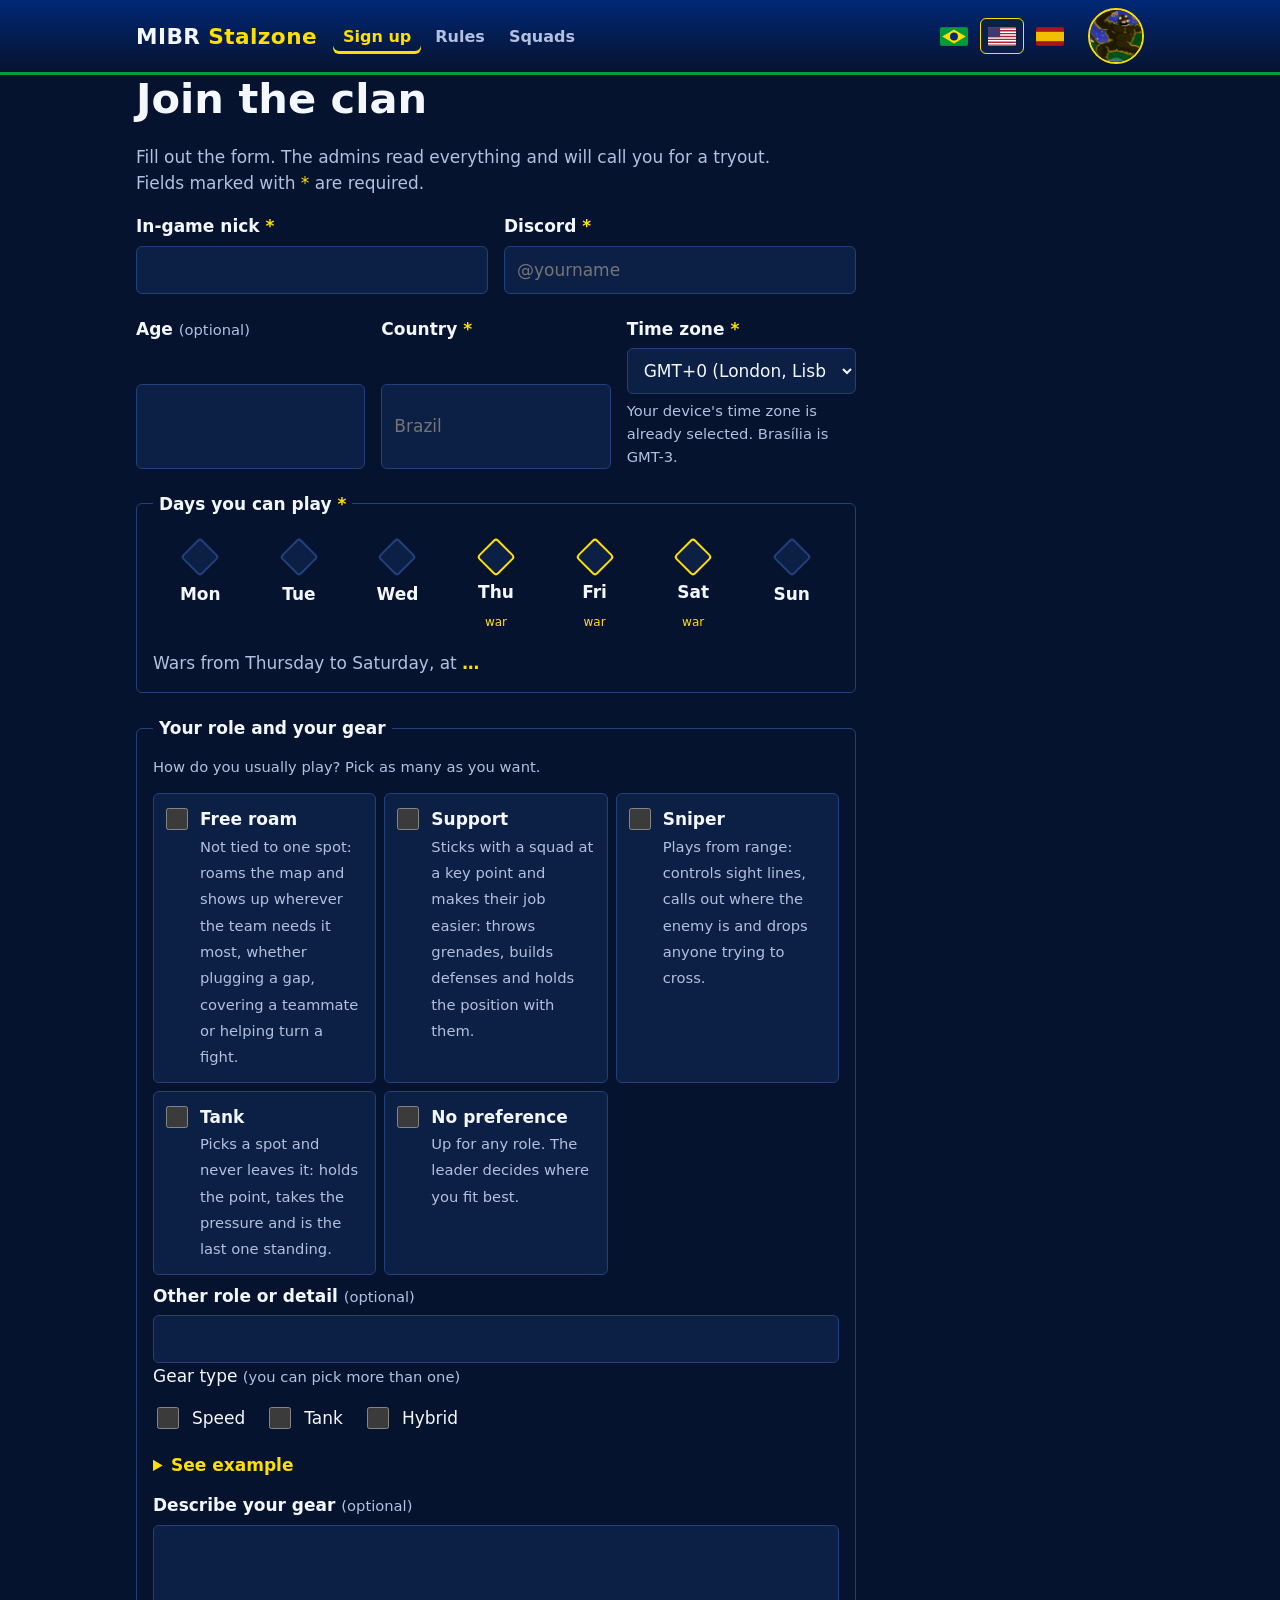
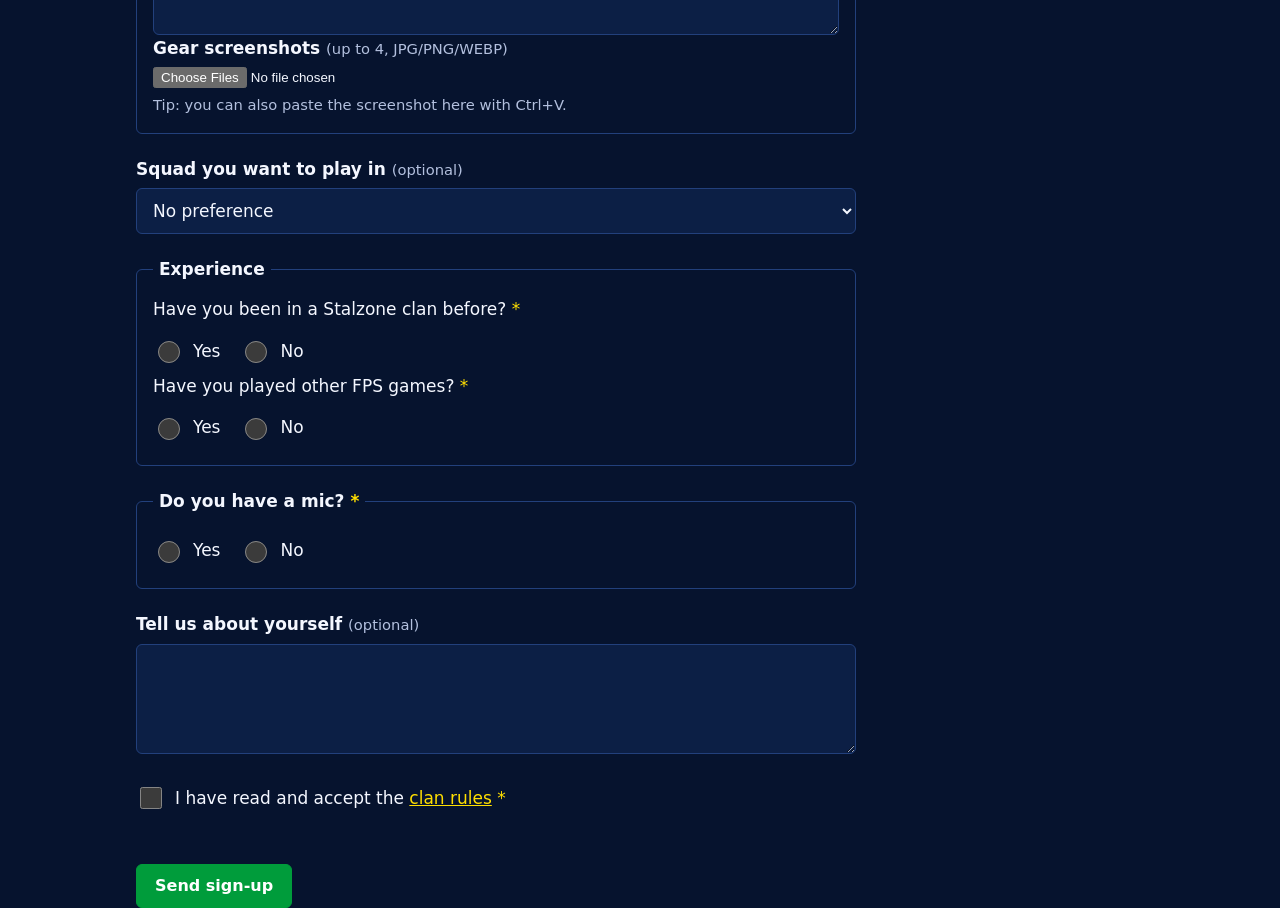
<file: site/index.html>
<!doctype html>
<html lang="pt-BR">
<head>
  <meta charset="utf-8">
  <meta name="viewport" content="width=device-width, initial-scale=1">
  <meta http-equiv="Content-Security-Policy" content="default-src 'self'; script-src 'self' https://challenges.cloudflare.com; frame-src https://challenges.cloudflare.com; connect-src 'self' https: http://localhost:8787; img-src 'self' blob: data: https: http://localhost:8787; style-src 'self' 'unsafe-inline' https://fonts.googleapis.com; font-src https://fonts.gstatic.com; object-src 'none'; base-uri 'self'; form-action 'self'">
  <title>Clã MIBR | Stalzone</title>
  <meta name="description" content="Registro, squads, regras e táticas do clã MIBR no Stalzone.">
  <link rel="icon" href="logo.png">
  <link rel="preconnect" href="https://fonts.googleapis.com">
  <link rel="preconnect" href="https://fonts.gstatic.com" crossorigin>
  <link rel="stylesheet" href="https://fonts.googleapis.com/css2?family=Barlow:wght@400;600&family=Chakra+Petch:wght@600;700&display=swap">
  <link rel="stylesheet" href="style.css">
  <script src="config.js"></script>
  <script src="i18n.js" defer></script>
  <script src="app.js" defer></script>
  <script src="membro.js" defer></script>
</head>
<body>
  <header class="top">
    <div class="wrap">
      <a class="brand" href="#registro">MIBR <span>Stalzone</span></a>
      <nav aria-label="Páginas">
        <a href="#registro" data-so="visitante">Registro</a>
        <a href="#regras">Regras</a>
        <a href="#squads">Squads</a>
        <a href="#avisos" data-so="membro" hidden>Avisos</a>
        <a href="#taticas" data-so="membro" hidden>Táticas</a>
        <a href="#membros" data-so="membro" hidden>Membros</a>
        <a href="#ranking" data-so="membro" hidden>Ranking</a>
        <a href="#meu" data-so="logado" hidden>Meu registro</a>
      </nav>
      <div class="langs" role="group" aria-label="Idioma">
        <button type="button" data-lang="pt" aria-label="Português" title="Português"><svg viewBox="0 0 30 20" aria-hidden="true"><rect width="30" height="20" fill="#009C3B"/><path d="M15 2.5 27.5 10 15 17.5 2.5 10z" fill="#FFDF00"/><circle cx="15" cy="10" r="4.2" fill="#002776"/></svg></button>
        <button type="button" data-lang="en" aria-label="English" title="English"><svg viewBox="0 0 30 20" aria-hidden="true"><rect width="30" height="20" fill="#fff"/><path d="M0 0h30v1.54H0zm0 3.08h30v1.54H0zm0 3.08h30v1.54H0zm0 3.07h30v1.54H0zm0 3.08h30v1.54H0zm0 3.08h30v1.54H0zm0 3.07h30v1.54H0z" fill="#B22234"/><rect width="13" height="10.77" fill="#3C3B6E"/></svg></button>
        <button type="button" data-lang="es" aria-label="Español" title="Español"><svg viewBox="0 0 30 20" aria-hidden="true"><rect width="30" height="20" fill="#AA151B"/><rect y="5" width="30" height="10" fill="#F1BF00"/></svg></button>
      </div>
      <img class="logo" src="logo.png" alt="Logo do clã: gorila na bandeira do Brasil">
    </div>
  </header>

  <main class="wrap">
    <!-- REGISTRO -->
    <section id="registro" class="narrow" aria-labelledby="h-registro" data-so="visitante">
      <h1 id="h-registro" tabindex="-1">Entrar pro clã</h1>
      <p class="lead">Preencha a ficha. Os admins leem tudo e chamam você pro teste. Campos com <span class="req">*</span> são obrigatórios.</p>

      <form id="f-registro">
        <div class="row">
          <div class="field">
            <label for="r-nick">Nick no jogo <span class="req" aria-hidden="true">*</span></label>
            <input id="r-nick" name="nick" type="text" maxlength="32" required autocomplete="nickname">
          </div>
          <div class="field">
            <label for="r-discord">Discord <span class="req" aria-hidden="true">*</span></label>
            <input id="r-discord" name="discord" type="text" maxlength="40" required placeholder="@seunome" autocapitalize="none">
          </div>
        </div>
        <div class="row">
          <div class="field">
            <label for="r-idade">Idade <span class="hint">(opcional)</span></label>
            <input id="r-idade" name="idade" type="text" inputmode="numeric" pattern="[0-9]{2}" maxlength="2" title="Idade com 2 dígitos">
          </div>
          <div class="field">
            <label for="r-pais">País <span class="req" aria-hidden="true">*</span></label>
            <input id="r-pais" name="pais" type="text" maxlength="60" required placeholder="Brasil" autocomplete="country-name">
          </div>
          <div class="field">
            <label for="r-fuso">Fuso horário <span class="req" aria-hidden="true">*</span></label>
            <select id="r-fuso" name="fuso" required aria-describedby="r-fuso-hint"><option value="">Escolha</option></select>
            <span class="hint" id="r-fuso-hint">Já vem marcado o fuso do seu aparelho. Brasília é GMT-3.</span>
          </div>
        </div>

        <fieldset aria-describedby="r-dias-hint">
          <legend>Dias que pode jogar <span class="req" aria-hidden="true">*</span></legend>
          <div class="days">
            <label class="day"><input type="checkbox" name="dias" value="seg"><span class="gem" aria-hidden="true"></span>Seg<small></small></label>
            <label class="day"><input type="checkbox" name="dias" value="ter"><span class="gem" aria-hidden="true"></span>Ter<small></small></label>
            <label class="day"><input type="checkbox" name="dias" value="qua"><span class="gem" aria-hidden="true"></span>Qua<small></small></label>
            <label class="day war"><input type="checkbox" name="dias" value="qui"><span class="gem" aria-hidden="true"></span>Qui<small>guerra</small></label>
            <label class="day war"><input type="checkbox" name="dias" value="sex"><span class="gem" aria-hidden="true"></span>Sex<small>guerra</small></label>
            <label class="day war"><input type="checkbox" name="dias" value="sab"><span class="gem" aria-hidden="true"></span>Sáb<small>guerra</small></label>
            <label class="day"><input type="checkbox" name="dias" value="dom"><span class="gem" aria-hidden="true"></span>Dom<small></small></label>
          </div>
          <p class="war-time" id="r-dias-hint">Guerra de quinta a sábado, às <strong data-horario data-dyn>…</strong></p>
        </fieldset>

        <fieldset>
          <legend>Sua função e seu gear</legend>
          <p class="hint">Como você costuma jogar? Marque quantas quiser.</p>
          <div class="roles" id="r-playstyles"></div>
          <div class="field">
            <label for="r-playstyleOutro">Outra função ou detalhe <span class="hint">(opcional)</span></label>
            <input id="r-playstyleOutro" name="playstyleOutro" type="text" maxlength="100">
          </div>
          <div class="field">
            <span id="r-gt-q">Tipo de gear <span class="hint">(pode marcar mais de um)</span></span>
            <div class="options" role="group" aria-labelledby="r-gt-q" data-gear-tipos></div>
          </div>
          <details class="exemplo">
            <summary>Ver exemplo</summary>
            <p class="hint">Um jeito bom de descrever o gear (copie e troque pelos seus itens):</p>
            <pre>Primary Gun: KS-23 +15
Secondary Gun(s): Honey Badger +15, SR-3M +13
Melee: Katana
Armor(s): Punisher +15, Raps +15, Centurion +15
Build(s): Speed (Main), Speed (Secondary)
Prints: (adicione as prints)</pre>
            <div class="thumbs"><a href="exemplo-gear-1.png" target="_blank" rel="noopener"><img src="exemplo-gear-1.png" alt="Exemplo de print: tela de gear do jogo com armadura, mochila e arma" loading="lazy"></a><a href="exemplo-gear-2.png" target="_blank" rel="noopener"><img src="exemplo-gear-2.png" alt="Exemplo de print: build da Stalzone Wiki com artefatos e resultado" loading="lazy"></a></div>
          </details>
          <div class="field">
            <label for="r-gear">Descreva seu gear <span class="hint">(opcional)</span></label>
            <textarea id="r-gear" name="gear" maxlength="1000"></textarea>
          </div>
          <div class="field">
            <label for="r-prints">Prints do gear <span class="hint">(até 4, JPG/PNG/WEBP)</span></label>
            <input id="r-prints" type="file" accept="image/jpeg,image/png,image/webp" multiple>
          </div>
          <div class="previews" aria-label="Prints escolhidos"></div>
        </fieldset>

        <div class="field">
          <label for="r-squad">Squad em que quer jogar <span class="hint">(opcional)</span></label>
          <select id="r-squad" name="squad" aria-describedby="r-rec" data-dyn></select>
          <p class="rec" id="r-rec" aria-live="polite"></p>
        </div>

        <fieldset>
          <legend>Experiência</legend>
          <div class="field">
            <span id="r-cla-q">Já foi de algum clã no Stalzone? <span class="req" aria-hidden="true">*</span></span>
            <div class="options" role="radiogroup" aria-labelledby="r-cla-q">
              <label class="check"><input type="radio" name="cla" value="sim" required data-toggle="r-cla-qual"> Sim</label>
              <label class="check"><input type="radio" name="cla" value="nao" data-toggle="r-cla-qual"> Não</label>
            </div>
          </div>
          <div class="field" id="r-cla-qual" hidden>
            <label for="r-claQual">Qual ou quais clãs, e por quanto tempo?</label>
            <input id="r-claQual" name="claQual" type="text" maxlength="200">
          </div>
          <div class="field">
            <span id="r-fps-q">Já jogou outro FPS? <span class="req" aria-hidden="true">*</span></span>
            <div class="options" role="radiogroup" aria-labelledby="r-fps-q">
              <label class="check"><input type="radio" name="fps" value="sim" required data-toggle="r-fps-qual"> Sim</label>
              <label class="check"><input type="radio" name="fps" value="nao" data-toggle="r-fps-qual"> Não</label>
            </div>
          </div>
          <div class="field" id="r-fps-qual" hidden>
            <label for="r-fpsQual">Qual ou quais, seu rank mais alto e por quanto tempo?</label>
            <input id="r-fpsQual" name="fpsQual" type="text" maxlength="200">
          </div>
        </fieldset>

        <fieldset>
          <legend>Tem microfone? <span class="req" aria-hidden="true">*</span></legend>
          <div class="options">
            <label class="check"><input type="radio" name="mic" value="sim" required> Sim</label>
            <label class="check"><input type="radio" name="mic" value="nao"> Não</label>
          </div>
        </fieldset>

        <div class="field">
          <label for="r-sobre">Fale sobre você <span class="hint">(opcional)</span></label>
          <textarea id="r-sobre" name="sobre" maxlength="1000"></textarea>
        </div>

        <label class="check"><input type="checkbox" name="regras" value="sim" required> <span>Li e aceito as <a href="#regras">regras do clã</a> <span class="req" aria-hidden="true">*</span></span></label>

        <div class="ts"></div>
        <div class="status" role="status" aria-live="polite"></div>
        <div class="actions"><button class="primary" type="submit">Enviar registro</button></div>
      </form>
    </section>

    <!-- AVISOS -->
    <section id="avisos" aria-labelledby="h-avisos" hidden data-so="membro">
      <h1 id="h-avisos" tabindex="-1">Avisos</h1>
      <div id="avisos-list" data-dyn><p class="muted">Carregando avisos…</p></div>
    </section>

    <!-- MEU REGISTRO (montado pelo membro.js) -->
    <section id="meu" class="narrow" aria-labelledby="h-meu" hidden data-so="logado">
      <h1 id="h-meu" tabindex="-1">Meu registro</h1>
      <div id="meu-box" data-dyn></div>
    </section>

    <!-- MEMBROS, RANKING E PERFIL (só membro aprovado) -->
    <section id="membros" aria-labelledby="h-membros" hidden data-so="membro">
      <h1 id="h-membros" tabindex="-1">Membros</h1>
      <div id="membros-box" data-dyn></div>
    </section>
    <section id="ranking" aria-labelledby="h-ranking" hidden data-so="membro">
      <h1 id="h-ranking" tabindex="-1">Ranking de KDA</h1>
      <div id="ranking-box" data-dyn></div>
    </section>
    <section id="perfil" class="narrow" aria-labelledby="h-perfil" hidden data-so="membro">
      <h1 id="h-perfil" tabindex="-1">Perfil</h1>
      <div id="perfil-box" data-dyn></div>
    </section>

    <!-- SQUADS -->
    <section id="squads" aria-labelledby="h-squads" hidden>
      <h1 id="h-squads" tabindex="-1">Squads</h1>
      <p class="lead">Viu um squad com a sua cara? Dê apply e o líder responde pelo painel.</p>
      <div class="grid" id="squads-list" data-dyn><p class="muted">Carregando squads…</p></div>

      <dialog id="d-apply" aria-labelledby="h-apply">
        <form id="f-apply">
          <h2 id="h-apply">Dar apply</h2>
          <input type="hidden" name="squad">
          <div class="field">
            <label for="a-nick">Nick no jogo <span class="req" aria-hidden="true">*</span></label>
            <input id="a-nick" name="nick" type="text" maxlength="32" required autocomplete="nickname">
          </div>
          <div class="field">
            <label for="a-msg">Mensagem curta <span class="hint">(opcional)</span></label>
            <textarea id="a-msg" name="msg" maxlength="300"></textarea>
          </div>
          <div class="ts"></div>
          <div class="status" role="status" aria-live="polite"></div>
          <div class="actions">
            <button class="primary" type="submit">Enviar apply</button>
            <button type="button" data-close>Cancelar</button>
          </div>
        </form>
      </dialog>
    </section>

    <!-- REGRAS -->
    <section id="regras" class="narrow" aria-labelledby="h-regras" hidden>
      <h1 id="h-regras" tabindex="-1">Regras do clã</h1>
      <div id="regras-texto" class="pre" data-dyn>Carregando…</div>
    </section>

    <!-- TÁTICAS -->
    <section id="taticas" aria-labelledby="h-taticas" hidden data-so="membro">
      <h1 id="h-taticas" tabindex="-1">Táticas</h1>
      <div id="taticas-list" data-dyn><p class="muted">Carregando táticas…</p></div>
    </section>
  </main>
</body>
</html>
</file>
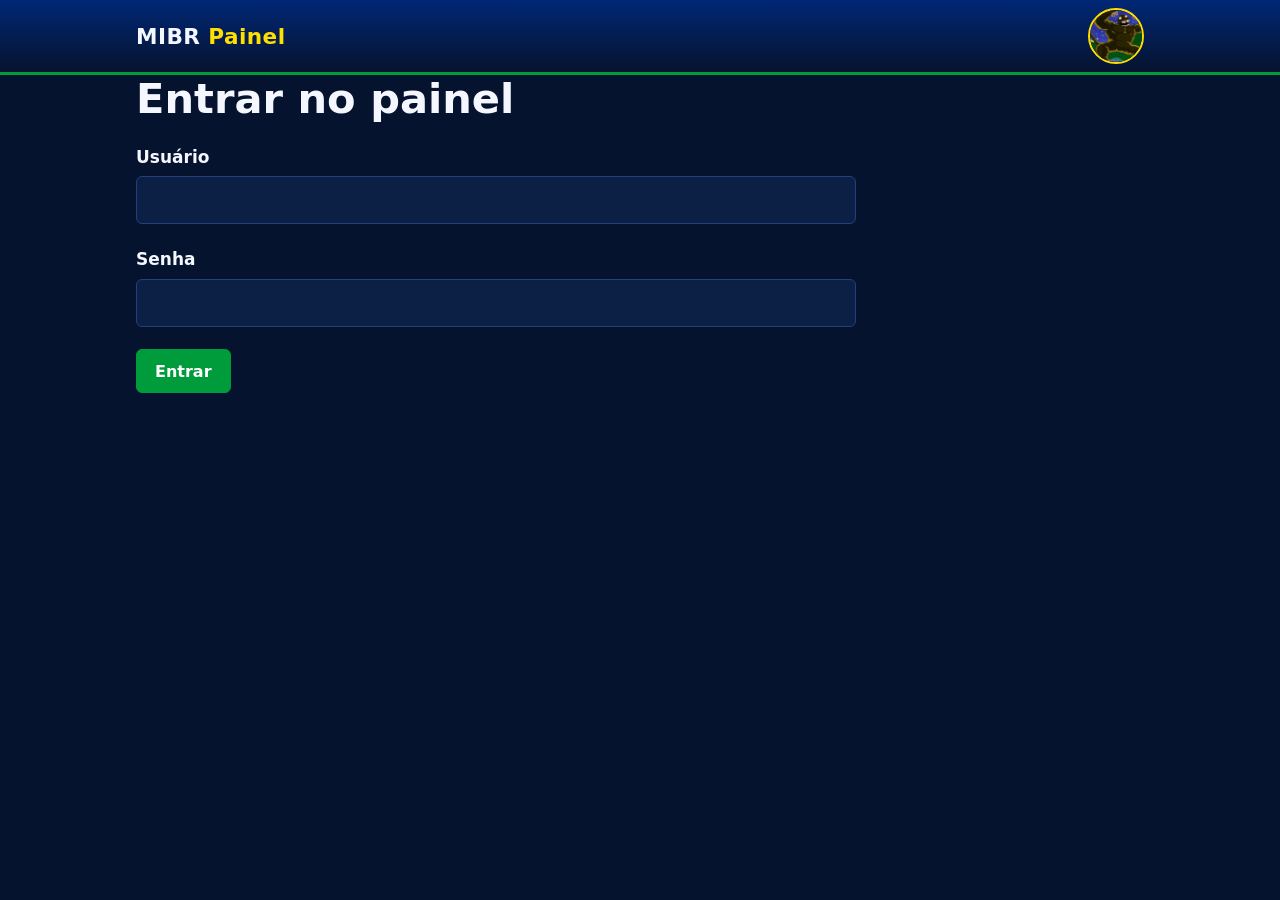
<file: site/admin.html>
<!doctype html>
<html lang="pt-BR">
<head>
  <meta charset="utf-8">
  <meta name="viewport" content="width=device-width, initial-scale=1">
  <meta http-equiv="Content-Security-Policy" content="default-src 'self'; script-src 'self'; connect-src 'self' https: http://localhost:8787; img-src 'self' blob: data: https: http://localhost:8787; style-src 'self' 'unsafe-inline' https://fonts.googleapis.com; font-src https://fonts.gstatic.com; object-src 'none'; base-uri 'self'; form-action 'self'">
  <meta name="robots" content="noindex">
  <title>Painel | Clã MIBR</title>
  <link rel="icon" href="logo.png">
  <link rel="preconnect" href="https://fonts.googleapis.com">
  <link rel="preconnect" href="https://fonts.gstatic.com" crossorigin>
  <link rel="stylesheet" href="https://fonts.googleapis.com/css2?family=Barlow:wght@400;600&family=Chakra+Petch:wght@600;700&display=swap">
  <link rel="stylesheet" href="style.css">
  <script src="config.js"></script>
  <script src="app.js" defer></script>
  <script src="admin.js" defer></script>
</head>
<body>
  <header class="top">
    <div class="wrap">
      <a class="brand" href="index.html">MIBR <span>Painel</span></a>
      <nav aria-label="Conta"><span class="muted" id="quem"></span></nav>
      <button type="button" id="sair" hidden>Sair</button>
      <img class="logo" src="logo.png" alt="Logo do clã: gorila na bandeira do Brasil">
    </div>
  </header>

  <main class="wrap">
    <section id="v-login" class="narrow" hidden aria-labelledby="h-login">
      <h1 id="h-login">Entrar no painel</h1>
      <form id="f-login">
        <div class="field">
          <label for="l-user">Usuário</label>
          <input id="l-user" name="user" type="text" required autocomplete="username" autocapitalize="none" maxlength="32">
        </div>
        <div class="field">
          <label for="l-pass">Senha</label>
          <input id="l-pass" name="pass" type="password" required autocomplete="current-password" maxlength="128">
        </div>
        <div class="status" role="status" aria-live="polite"></div>
        <div class="actions"><button class="primary" type="submit">Entrar</button></div>
      </form>
    </section>

    <section id="v-senha" class="narrow" hidden aria-labelledby="h-senha">
      <h1 id="h-senha">Troque sua senha</h1>
      <p class="lead">Sua senha é provisória. Crie uma nova pra continuar.</p>
      <form id="f-senha">
        <div class="field">
          <label for="s-atual">Senha atual</label>
          <input id="s-atual" name="atual" type="password" required autocomplete="current-password" maxlength="128">
        </div>
        <div class="field">
          <label for="s-nova">Nova senha <span class="hint">(mínimo 8 caracteres)</span></label>
          <input id="s-nova" name="nova" type="password" required minlength="8" maxlength="128" autocomplete="new-password">
        </div>
        <div class="field">
          <label for="s-conf">Repita a nova senha</label>
          <input id="s-conf" name="conf" type="password" required minlength="8" maxlength="128" autocomplete="new-password">
        </div>
        <div class="status" role="status" aria-live="polite"></div>
        <div class="actions"><button class="primary" type="submit">Salvar senha</button></div>
      </form>
    </section>

    <section id="v-painel" hidden aria-label="Painel">
      <nav class="tabs" aria-label="Seções do painel">
        <button type="button" data-tab="membros" data-roles="superadmin admin lider_squad">Membros</button>
        <button type="button" data-tab="pendentes" data-roles="superadmin admin">Pendentes</button>
        <button type="button" data-tab="presenca" data-roles="superadmin admin lider_squad">Presença</button>
        <button type="button" data-tab="resultados" data-roles="superadmin admin lider_squad">Resultados</button>
        <button type="button" data-tab="squads" data-roles="superadmin admin lider_squad">Squads</button>
        <button type="button" data-tab="avisos" data-roles="superadmin admin">Avisos</button>
        <button type="button" data-tab="taticas" data-roles="superadmin admin">Táticas</button>
        <button type="button" data-tab="exportar" data-roles="superadmin admin">Exportar</button>
        <button type="button" data-tab="discord" data-roles="superadmin admin">Discord</button>
        <button type="button" data-tab="equipe" data-roles="superadmin">Equipe</button>
        <button type="button" data-tab="config" data-roles="superadmin">Config</button>
        <button type="button" data-tab="log" data-roles="superadmin">Log</button>
      </nav>
      <div class="status" id="msg" role="status" aria-live="polite"></div>
      <div id="tab"></div>
    </section>

    <dialog id="dlg" class="wide" aria-labelledby="dlg-title"></dialog>
  </main>
</body>
</html>
</file>
<file: site/style.css>
/* Cores do Brasil num fundo azul-noite. O losango da bandeira é a forma da casa. */
:root {
  --bg: #06132e;
  --panel: #0c1f45;
  --panel-2: #10295a;
  --line: #22407c;
  --text: #f4f7ff;
  --muted: #b3c0de;
  --green: #009c3b;
  --green-text: #3ddc78; /* verde mais claro pra texto em fundo escuro (contraste) */
  --yellow: #ffdf00;
  --blue: #002776;
  --danger: #ff7a7a;
  --radius: 6px;
  --display: 'Chakra Petch', system-ui, sans-serif;
  --body: 'Barlow', system-ui, sans-serif;
}
* { box-sizing: border-box; }
[hidden] { display: none !important; } /* senão .field { display: grid } mostra campo escondido */
html { color-scheme: dark; }
body {
  margin: 0;
  background: var(--bg);
  color: var(--text);
  font: 400 1.0625rem/1.55 var(--body);
}
h1, h2, h3 { font-family: var(--display); line-height: 1.15; margin: 0 0 .5em; }
h1 { font-size: clamp(1.8rem, 5vw, 2.6rem); }
h2 { font-size: 1.5rem; }
h3 { font-size: 1.15rem; }
p { margin: 0 0 1em; }
a { color: var(--yellow); }
img { max-width: 100%; }
:focus-visible { outline: 3px solid var(--yellow); outline-offset: 2px; }
.sr-only { position: absolute; width: 1px; height: 1px; overflow: hidden; clip: rect(0 0 0 0); white-space: nowrap; }
.muted { color: var(--muted); }
.wrap { max-width: 1040px; margin: 0 auto; padding: 0 16px; }
.narrow { max-width: 720px; }

/* ---- topo ---- */
.top {
  border-bottom: 3px solid var(--green);
  background: linear-gradient(var(--blue), var(--bg));
}
.top .wrap { display: flex; align-items: center; gap: 16px; min-height: 72px; flex-wrap: wrap; }
.brand { font: 700 1.35rem var(--display); color: var(--text); text-decoration: none; letter-spacing: .02em; }
.brand span { color: var(--yellow); }
.top nav { display: flex; gap: 4px; flex-wrap: wrap; flex: 1; }
.top nav a {
  color: var(--muted); text-decoration: none; font: 600 1rem var(--display);
  padding: 8px 10px; border-radius: var(--radius);
}
.top nav a:hover { color: var(--text); background: var(--panel); }
.top nav a[aria-current='page'] { color: var(--yellow); box-shadow: inset 0 -3px 0 var(--yellow); }
.logo { width: 56px; height: 56px; object-fit: cover; border-radius: 50%; border: 2px solid var(--yellow); margin-left: auto; }
@media (max-width: 640px) {
  .top .wrap { padding-top: 10px; padding-bottom: 6px; }
  .top nav { order: 3; flex-basis: 100%; }
  .top nav a { white-space: nowrap; padding: 6px 8px; }
  .logo { width: 44px; height: 44px; }
}

main { padding: 32px 0 64px; }
section[hidden] { display: none; }
.lead { color: var(--muted); max-width: 60ch; }

/* ---- formulários ---- */
form { display: grid; gap: 22px; }
.field { display: grid; gap: 6px; }
label, legend { font-weight: 600; }
.hint { font-size: .92rem; color: var(--muted); font-weight: 400; }
.req { color: var(--yellow); }
input[type=text], input[type=number], input[type=password], input[type=date], input[type=search], select, textarea {
  width: 100%; font: inherit; color: var(--text);
  background: var(--panel); border: 1px solid var(--line); border-radius: var(--radius);
  padding: 10px 12px; min-height: 46px;
}
textarea { min-height: 110px; resize: vertical; }
input:focus-visible, select:focus-visible, textarea:focus-visible { border-color: var(--yellow); }
fieldset { border: 1px solid var(--line); border-radius: var(--radius); padding: 14px 16px 16px; margin: 0; min-width: 0; }
legend { padding: 0 6px; }
.row { display: grid; gap: 16px; grid-template-columns: repeat(auto-fit, minmax(200px, 1fr)); }
.check { display: flex; align-items: center; gap: 10px; font-weight: 400; min-height: 44px; }
.check input { width: 22px; height: 22px; accent-color: var(--green); flex: none; }
.options { display: flex; flex-wrap: wrap; gap: 4px 20px; }

/* dias: losangos; qui/sex/sáb em amarelo como dias de guerra */
.days { display: grid; grid-template-columns: repeat(7, 1fr); gap: 4px; }
.day { position: relative; display: grid; justify-items: center; gap: 8px; padding: 12px 0 6px; cursor: pointer; font-weight: 600; }
.day input { position: absolute; opacity: 0; inset: 0; margin: 0; cursor: pointer; width: 100%; height: 100%; }
.day .gem {
  width: 28px; height: 28px; transform: rotate(45deg);
  border: 2px solid var(--line); background: var(--panel); border-radius: 4px;
  transition: background .15s, border-color .15s;
}
.day.war .gem { border-color: var(--yellow); }
.day input:checked + .gem { background: var(--green); border-color: var(--green-text); }
.day.war input:checked + .gem { background: var(--yellow); border-color: var(--yellow); }
.day input:focus-visible + .gem { outline: 3px solid var(--yellow); outline-offset: 4px; }
.day small { font-weight: 400; font-size: .75rem; color: var(--yellow); min-height: 1.2em; }
.war-time { margin: 12px 0 0; color: var(--muted); }
.war-time strong { color: var(--yellow); font-family: var(--display); }

/* funções: cartões clicáveis com a descrição embaixo do nome */
.roles { display: grid; gap: 8px; grid-template-columns: repeat(auto-fit, minmax(220px, 1fr)); margin-bottom: 8px; }
.role { display: flex; gap: 12px; align-items: flex-start; padding: 12px; border: 1px solid var(--line); border-radius: var(--radius); background: var(--panel); cursor: pointer; font-weight: 400; }
.role input { width: 22px; height: 22px; margin: 2px 0 0; accent-color: var(--green); flex: none; }
.role strong { display: block; font-family: var(--display); }
.role:has(input:checked) { border-color: var(--green-text); background: var(--panel-2); }
.role:has(input:focus-visible) { outline: 3px solid var(--yellow); outline-offset: 2px; }
.rec { margin: 0; color: var(--green-text); font-size: .95rem; }
.rec:empty { display: none; }

/* prints */
.previews { display: grid; grid-template-columns: repeat(auto-fill, minmax(110px, 1fr)); gap: 10px; }
.previews:empty { display: none; }
.previews figure { margin: 0; position: relative; }
.previews img { width: 100%; aspect-ratio: 1; object-fit: cover; border-radius: var(--radius); border: 1px solid var(--line); display: block; }
.previews figcaption { font-size: .8rem; color: var(--muted); }
.previews button { position: absolute; top: 4px; right: 4px; min-height: 32px; padding: 2px 10px; }

/* botões */
button, .btn {
  font: 600 1rem var(--display); cursor: pointer; border-radius: var(--radius);
  border: 1px solid var(--line); background: var(--panel-2); color: var(--text);
  padding: 10px 18px; min-height: 44px; text-decoration: none; display: inline-flex; align-items: center; justify-content: center;
}
button:hover { border-color: var(--muted); }
button.primary { background: var(--green); border-color: var(--green); color: #fff; }
button.primary:hover { background: #00b445; }
button.danger { color: var(--danger); }
button:disabled { opacity: .6; cursor: wait; }
.actions { display: flex; gap: 10px; flex-wrap: wrap; align-items: center; }

.status { padding: 12px 14px; border-radius: var(--radius); border-left: 4px solid var(--green); background: var(--panel); }
.status.bad { border-color: var(--danger); }
.status:empty { display: none; }

/* cartões (squads, posts) */
.grid { display: grid; gap: 16px; grid-template-columns: repeat(auto-fill, minmax(280px, 1fr)); }
.card { background: var(--panel); border: 1px solid var(--line); border-radius: var(--radius); padding: 18px; display: grid; gap: 10px; align-content: start; }
.card h2, .card h3 { margin: 0; font-size: 1.2rem; }
.meta { color: var(--muted); font-size: .95rem; margin: 0; }
.count { font: 700 1.9rem var(--display); color: var(--green-text); line-height: 1; }
.nicks { display: flex; flex-wrap: wrap; gap: 6px; margin: 0; padding: 0; list-style: none; }
.nicks li { background: var(--panel-2); border-radius: 999px; padding: 2px 10px; font-size: .92rem; }
.pre { white-space: pre-wrap; overflow-wrap: anywhere; }
.post { border-bottom: 1px solid var(--line); padding: 24px 0; max-width: 72ch; }
.post .imgs { display: grid; gap: 10px; grid-template-columns: repeat(auto-fill, minmax(220px, 1fr)); margin-top: 12px; }
.post .imgs img { border-radius: var(--radius); border: 1px solid var(--line); width: 100%; display: block; }

dialog { background: var(--panel); color: var(--text); border: 1px solid var(--line); border-radius: var(--radius); padding: 24px; width: min(560px, calc(100vw - 32px)); max-height: calc(100vh - 32px); }
dialog.wide { width: min(900px, calc(100vw - 32px)); }
dialog::backdrop { background: rgba(2, 8, 22, .75); }

@media (prefers-reduced-motion: reduce) { * { transition: none !important; } }

/* ---- painel ---- */
#tab h2 { margin-top: 32px; }
.tabs { display: flex; flex-wrap: wrap; gap: 4px; border-bottom: 1px solid var(--line); margin-bottom: 24px; }
.tabs button { background: none; border: 0; border-radius: var(--radius) var(--radius) 0 0; color: var(--muted); }
.tabs button[aria-current='true'] { color: var(--yellow); box-shadow: inset 0 -3px 0 var(--yellow); }
table { width: 100%; border-collapse: collapse; font-size: .97rem; }
th, td { text-align: left; padding: 10px 8px; border-bottom: 1px solid var(--line); vertical-align: top; }
th { font-family: var(--display); color: var(--muted); font-weight: 600; }
.table-wrap { overflow-x: auto; }
.filters { display: grid; gap: 10px; grid-template-columns: repeat(auto-fit, minmax(150px, 1fr)); margin-bottom: 16px; }
.low { color: var(--danger); font-weight: 600; }
.pill { display: inline-block; padding: 1px 9px; border-radius: 999px; background: var(--panel-2); font-size: .85rem; }
.pill.vai { background: var(--green); }
.pill.talvez { background: #6b5a00; }
.pill.nao { background: #6b1f1f; }
.linkish { background: none; border: 0; padding: 0; min-height: 0; color: var(--yellow); text-decoration: underline; font: inherit; text-align: left; }
.att-row { display: grid; gap: 8px; grid-template-columns: minmax(120px, 1fr) auto; align-items: center; padding: 10px 0; border-bottom: 1px solid var(--line); }
.att-row fieldset { border: 0; padding: 0; }
.att-row .just, .att-row .obs, .att-row .obs-add { grid-column: 1 / -1; }
.obs { margin: 0; padding-left: 18px; color: var(--yellow); }
.obs:empty { display: none; }
.obs li { margin: 2px 0; }
.obs-add { display: grid; grid-template-columns: 130px 1fr auto; gap: 8px; }
@media (max-width: 640px) { .obs-add { grid-template-columns: 1fr auto; } .obs-add select { grid-column: 1 / -1; } }
@media (max-width: 640px) { .att-row { grid-template-columns: 1fr; } }
.thumbs { display: flex; flex-wrap: wrap; gap: 8px; }
.thumbs img { width: 120px; height: 90px; object-fit: cover; border-radius: var(--radius); border: 1px solid var(--line); }
.vagas { list-style: none; margin: 0; padding: 0; display: grid; gap: 6px; }
.vagas li { display: flex; justify-content: space-between; align-items: center; gap: 8px; }
.vagas select { width: auto; min-height: 38px; padding: 4px 8px; }

/* bandeiras de idioma (só no site público) */
.langs { display: flex; gap: 4px; margin-left: auto; }
.langs + .logo { margin-left: 0; }
.langs button { min-height: 36px; min-width: 44px; padding: 4px 6px; background: transparent; border-color: transparent; }
.langs button[aria-pressed='true'] { border-color: var(--yellow); background: var(--panel); }
.langs svg { width: 28px; height: 19px; display: block; border-radius: 2px; }
@media (max-width: 640px) {
  .top .wrap { gap: 8px; }
  .brand { font-size: 1.15rem; }
  .langs { gap: 2px; }
  .langs button { min-width: 36px; padding: 3px; }
  .langs svg { width: 24px; height: 16px; }
}
/* o que o squad procura, no topo do card */
.procura { background: var(--panel-2); border-left: 3px solid var(--yellow); border-radius: var(--radius); padding: 8px 10px; display: grid; gap: 2px; }
.procura p { margin: 0; color: var(--yellow); font-weight: 600; font-size: .95rem; }

/* seletor de período, builds e tabela de KDA */
.periodo { display: flex; flex-wrap: wrap; gap: 10px 16px; align-items: end; margin-bottom: 12px; }
.periodo .field { min-width: 170px; }
.builds { display: grid; gap: 8px; grid-template-columns: repeat(auto-fit, minmax(170px, 1fr)); }
.build { display: flex; align-items: center; gap: 8px; }
.build input[type=number] { width: 80px; min-height: 40px; }
.modos { display: grid; gap: 8px; grid-template-columns: repeat(auto-fit, minmax(120px, 1fr)); }
.kda-edit input, .kda-edit select { min-height: 38px; padding: 6px 8px; }
.kda-edit input[type=number] { width: 72px; }
.kda-edit td { vertical-align: middle; }
details { margin: 6px 0; }
summary { cursor: pointer; padding: 6px 0; }
.kda-edit input[data-f=nick] { min-width: 120px; }
.kda-edit select { min-width: 140px; }
.ordem { display: flex; flex-wrap: wrap; gap: 6px; align-items: center; margin: 8px 0 4px; }
.ordem button { min-height: 38px; padding: 6px 12px; }
.ordem button[aria-pressed=true] { border-color: var(--yellow); color: var(--yellow); }
.pill.inativo { background: #6b1f1f; }
.vaga-acoes { display: inline-flex; gap: 8px; align-items: center; }
.exemplo { margin-bottom: 8px; }
.exemplo summary { color: var(--yellow); font-weight: 600; }
.exemplo pre { background: var(--panel-2); border-radius: var(--radius); padding: 10px 12px; white-space: pre-wrap; font-size: .95rem; }
.exemplo .thumbs img { width: 220px; height: auto; max-height: 160px; object-fit: contain; }
</file>
